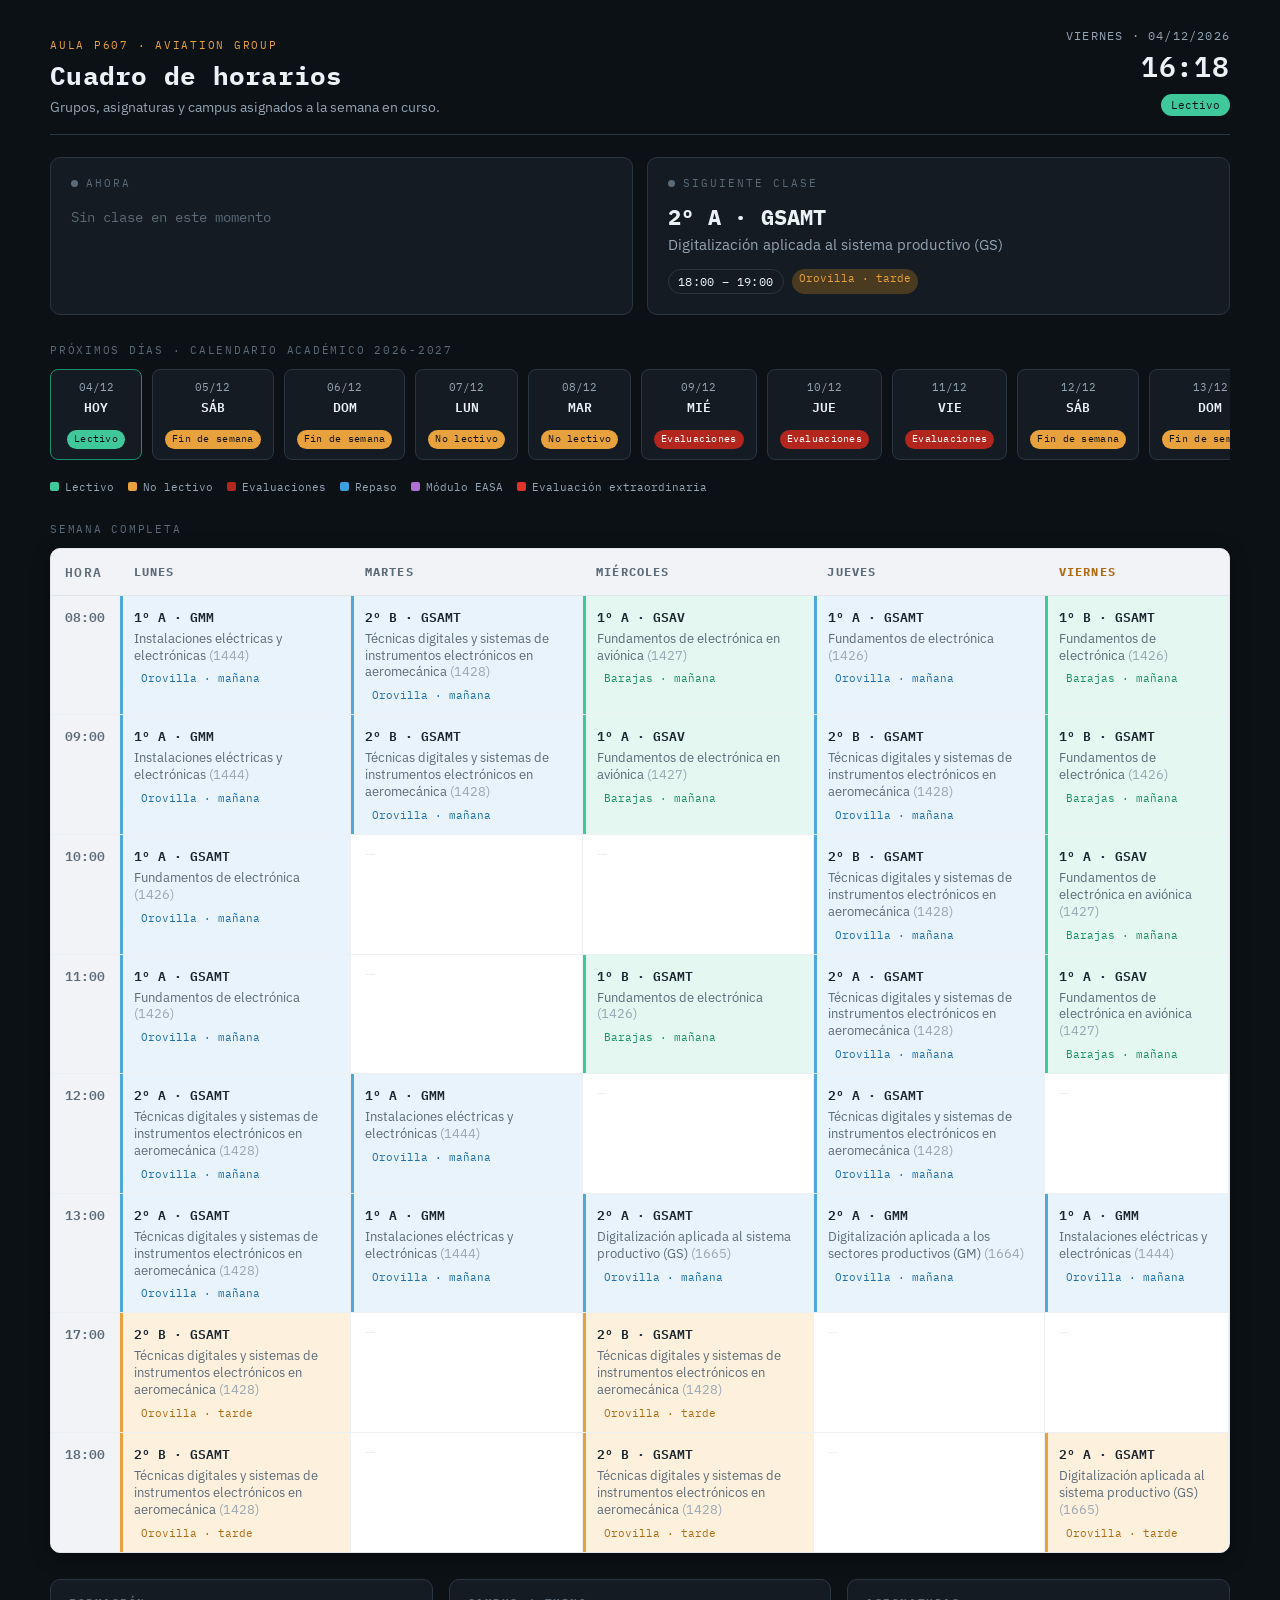
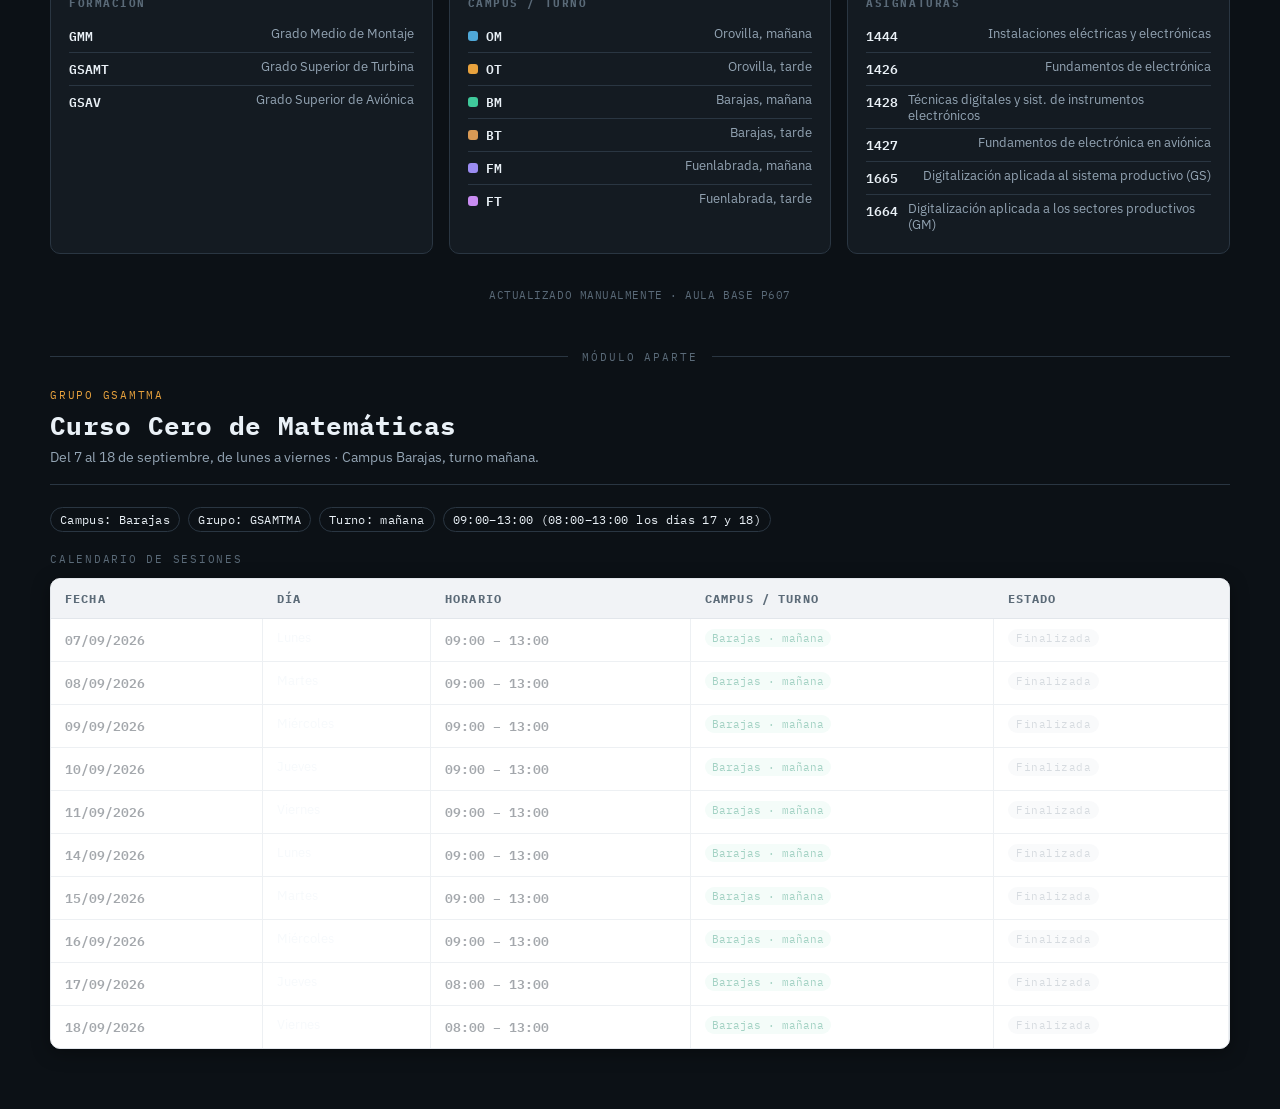
<file: AviationGroup/aviation-group-horario.html>
<!DOCTYPE html>
<html lang="es">
<head>
<meta charset="UTF-8">
<meta name="viewport" content="width=device-width, initial-scale=1.0">
<title>Aviation Group — Cuadro de horarios</title>
<link rel="preconnect" href="https://fonts.googleapis.com">
<link rel="preconnect" href="https://fonts.gstatic.com" crossorigin>
<link href="https://fonts.googleapis.com/css2?family=IBM+Plex+Mono:wght@400;500;600;700&family=IBM+Plex+Sans:wght@400;500;600;700&display=swap" rel="stylesheet">
<style>
  :root{
    /* page shell: dark */
    --bg-void:#0c1116;
    --bg-page-panel:#141b22;
    --page-line:#2a3642;
    --page-text-primary:#eaf1f7;
    --page-text-secondary:#93a4b3;
    --page-text-dim:#5a6a78;

    /* calendar: light */
    --bg-panel:#ffffff;
    --bg-panel-2:#f1f3f6;
    --line:#e2e6eb;
    --line-soft:#edf0f3;
    --text-primary:#1b2530;
    --text-secondary:#5c6b78;
    --text-dim:#9aa6b1;

    --amber:#b06a12;      --amber-tint:#fdf1de;   --amber-solid:#e8a23d;  --amber-dim:#4a3a20;
    --blue:#1f6fa8;       --blue-tint:#e8f3fb;    --blue-solid:#4fa8d8;   --blue-dim:#1e3243;
    --teal:#1a8f6b;       --teal-tint:#e4f7f0;    --teal-solid:#3fc99b;   --teal-dim:#173c30;
    --ocre:#a06422;       --ocre-tint:#fbf0e1;    --ocre-solid:#d99a55;  --ocre-dim:#3a2818;
    --violet:#6a52c9;     --violet-tint:#efecfb;  --violet-solid:#9b8cf2; --violet-dim:#2a2450;
    --magenta:#9c48ba;    --magenta-tint:#f8ecfa; --magenta-solid:#c98cf2; --magenta-dim:#3a2145;

    --now-green:#1a8f6b;  --now-tint:#e4f7f0;      --now-dim:#173c30;

    /* calendario académico oficial */
    --cal-lectivo:#3fc99b;      --cal-lectivo-tint:#e4f7f0;
    --cal-no-lectivo:#e8a23d;   --cal-no-lectivo-tint:#fdf1de;
    --cal-eval:#b3261e;         --cal-eval-tint:#fbe4e2;
    --cal-extra:#e0342b;        --cal-extra-tint:#fbe0de;
    --cal-repaso:#3aa0e0;       --cal-repaso-tint:#e6f3fb;
    --cal-easa:#b06ed6;         --cal-easa-tint:#f3e9fa;

    --radius:10px;
    font-family:'IBM Plex Sans',sans-serif;
  }
  *{box-sizing:border-box;}
  html,body{
    margin:0;
    background:var(--bg-void);
    color:var(--page-text-primary);
    -webkit-font-smoothing:antialiased;
  }
  body{ padding:28px 20px 60px; }
  .wrap{ max-width:1180px; margin:0 auto; }

  /* ---------- HEADER ---------- */
  .masthead{
    display:flex;
    align-items:flex-end;
    justify-content:space-between;
    flex-wrap:wrap;
    gap:14px;
    margin-bottom:22px;
    padding-bottom:18px;
    border-bottom:1px solid var(--page-line);
  }
  .masthead-left .eyebrow{
    font-family:'IBM Plex Mono',monospace;
    font-size:11px;
    letter-spacing:.16em;
    color:var(--amber-solid);
    text-transform:uppercase;
    margin:0 0 6px;
  }
  .masthead-left h1{
    margin:0;
    font-family:'IBM Plex Mono',monospace;
    font-weight:700;
    font-size:26px;
    letter-spacing:.01em;
    color:var(--page-text-primary);
  }
  .masthead-left .sub{
    margin:6px 0 0;
    color:var(--page-text-secondary);
    font-size:13.5px;
  }
  .clock{ font-family:'IBM Plex Mono',monospace; text-align:right; }
  .clock .day{
    font-size:12px; letter-spacing:.1em; text-transform:uppercase;
    color:var(--page-text-secondary);
  }
  .clock .time{
    font-size:28px; font-weight:600; color:var(--page-text-primary); letter-spacing:.03em;
  }

  /* ---------- HERO / FIDS BOARD ---------- */
  .board{
    display:grid;
    grid-template-columns:1fr 1fr;
    gap:14px;
    margin-bottom:28px;
  }
  @media(max-width:640px){ .board{grid-template-columns:1fr;} }

  .flap-card{
    background:var(--bg-page-panel);
    border:1px solid var(--page-line);
    border-radius:var(--radius);
    padding:18px 20px 20px;
    position:relative;
    overflow:hidden;
    animation:flapIn .5s cubic-bezier(.2,.9,.25,1) both;
  }
  .flap-card.next{ animation-delay:.08s; }
  @keyframes flapIn{
    0%{ opacity:0; transform:perspective(600px) rotateX(-14deg) translateY(-6px); }
    100%{ opacity:1; transform:perspective(600px) rotateX(0deg) translateY(0); }
  }
  .flap-label{
    font-family:'IBM Plex Mono',monospace;
    font-size:11px;
    letter-spacing:.18em;
    text-transform:uppercase;
    color:var(--page-text-dim);
    display:flex;
    align-items:center;
    gap:8px;
    margin-bottom:12px;
  }
  .dot{
    width:7px;height:7px;border-radius:50%;
    background:var(--page-text-dim);
    flex:none;
  }
  .flap-card.active .dot{
    background:var(--now-green);
    box-shadow:0 0 0 4px var(--now-dim);
    animation:pulse 1.6s ease-in-out infinite;
  }
  @keyframes pulse{
    0%,100%{ box-shadow:0 0 0 3px var(--now-dim); }
    50%{ box-shadow:0 0 0 6px var(--now-dim); }
  }
  .flap-card.active{ border-color:var(--now-green); }
  .flap-card.active .flap-label{ color:var(--now-green); }

  .flap-code{
    font-family:'IBM Plex Mono',monospace;
    font-weight:700;
    font-size:22px;
    letter-spacing:.01em;
    margin-bottom:4px;
    color:var(--page-text-primary);
  }
  .flap-name{
    font-size:14.5px;
    color:var(--page-text-secondary);
    margin-bottom:14px;
    min-height:20px;
    line-height:1.4;
  }
  .flap-meta{ display:flex; flex-wrap:wrap; gap:8px; }
  .chip{
    font-family:'IBM Plex Mono',monospace;
    font-size:11.5px;
    padding:4px 9px;
    border-radius:100px;
    border:1px solid var(--page-line);
    color:var(--page-text-secondary);
    letter-spacing:.03em;
    background:transparent;
  }
  .chip.time{ color:var(--page-text-primary); border-color:var(--page-line); }
  .empty-state{
    font-family:'IBM Plex Mono',monospace;
    font-size:13.5px;
    color:var(--page-text-dim);
    padding:6px 0 2px;
  }

  /* campus badge colors — light variant (used inside the white calendar) */
  .campus-OM{ background:var(--blue-tint); color:var(--blue); border-color:transparent; }
  .campus-OT{ background:var(--amber-tint); color:var(--amber); border-color:transparent; }
  .campus-BM{ background:var(--teal-tint); color:var(--teal); border-color:transparent; }
  .campus-BT{ background:var(--ocre-tint); color:var(--ocre); border-color:transparent; }
  .campus-FM{ background:var(--violet-tint); color:var(--violet); border-color:transparent; }
  .campus-FT{ background:var(--magenta-tint); color:var(--magenta); border-color:transparent; }

  /* campus badge colors — dark variant (used on the dark page: hero cards, legend) */
  .campus-OM.dark{ background:var(--blue-dim); color:var(--blue-solid); }
  .campus-OT.dark{ background:var(--amber-dim); color:var(--amber-solid); }
  .campus-BM.dark{ background:var(--teal-dim); color:var(--teal-solid); }
  .campus-BT.dark{ background:var(--ocre-dim); color:var(--ocre-solid); }
  .campus-FM.dark{ background:var(--violet-dim); color:var(--violet-solid); }
  .campus-FT.dark{ background:var(--magenta-dim); color:var(--magenta-solid); }

  /* subtle full-cell tint by campus/turno, for at-a-glance reading */
  td.cell-OM{ background:var(--blue-tint); box-shadow:inset 3px 0 0 var(--blue-solid); }
  td.cell-OT{ background:var(--amber-tint); box-shadow:inset 3px 0 0 var(--amber-solid); }
  td.cell-BM{ background:var(--teal-tint); box-shadow:inset 3px 0 0 var(--teal-solid); }
  td.cell-BT{ background:var(--ocre-tint); box-shadow:inset 3px 0 0 var(--ocre-solid); }
  td.cell-FM{ background:var(--violet-tint); box-shadow:inset 3px 0 0 var(--violet-solid); }
  td.cell-FT{ background:var(--magenta-tint); box-shadow:inset 3px 0 0 var(--magenta-solid); }

  /* keep "now" indicator readable on top of a campus tint */
  td.is-now{ box-shadow:inset 3px 0 0 var(--now-green); outline:1.5px solid var(--now-green); outline-offset:-1.5px; }

  tr.is-today-row td{ background:rgba(63,201,155,.06); }
  tr.is-now-row td{ background:rgba(63,201,155,.14); box-shadow:inset 3px 0 0 var(--now-green); }
  tr.is-past-row{ opacity:.4; }
  tr.is-past-row td{ background:transparent !important; box-shadow:none !important; }
  .status-tag{
    font-family:'IBM Plex Mono',monospace;
    font-size:10.5px;
    letter-spacing:.05em;
    padding:2px 8px;
    border-radius:100px;
  }
  .status-tag.done{ background:var(--bg-panel-2); color:var(--text-dim); }
  .status-tag.today{ background:var(--now-tint); color:var(--now-green); }
  .status-tag.upcoming{ background:var(--bg-panel-2); color:var(--text-secondary); }

  /* ---------- GRID SECTION ---------- */
  .section-label{
    font-family:'IBM Plex Mono',monospace;
    font-size:11px;
    letter-spacing:.16em;
    text-transform:uppercase;
    color:var(--page-text-dim);
    margin:0 0 12px;
  }
  .grid-scroll{
    overflow-x:auto;
    border:1px solid var(--line);
    border-radius:var(--radius);
    background:var(--bg-panel);
    box-shadow:0 4px 18px rgba(0,0,0,.35);
  }
  table{ border-collapse:collapse; width:100%; min-width:760px; }
  thead th{
    font-family:'IBM Plex Mono',monospace;
    font-size:11.5px;
    letter-spacing:.1em;
    text-transform:uppercase;
    color:var(--text-secondary);
    text-align:left;
    padding:12px 14px;
    border-bottom:1px solid var(--line);
    background:var(--bg-panel-2);
    white-space:nowrap;
  }
  thead th.today{ color:var(--amber); font-weight:700; }
  th.hour-col, td.hour-col{
    position:sticky;
    left:0;
    z-index:2;
    background:var(--bg-panel-2);
    font-family:'IBM Plex Mono',monospace;
    font-weight:600;
    font-size:13px;
    color:var(--text-secondary);
    white-space:nowrap;
  }
  tbody td{
    padding:10px 14px;
    border-bottom:1px solid var(--line-soft);
    border-right:1px solid var(--line-soft);
    vertical-align:top;
    font-size:12.5px;
  }
  tbody tr:last-child td{ border-bottom:none; }
  td.cell-empty{ color:var(--text-dim); font-family:'IBM Plex Mono',monospace; font-size:12px; }
  .cell-code{
    font-family:'IBM Plex Mono',monospace;
    font-weight:600;
    font-size:12.5px;
    margin-bottom:2px;
    color:var(--text-primary);
  }
  .cell-name{
    color:var(--text-secondary);
    line-height:1.35;
    margin-bottom:6px;
  }
  .cell-badge{
    display:inline-block;
    font-family:'IBM Plex Mono',monospace;
    font-size:10.5px;
    padding:2px 7px;
    border-radius:100px;
  }

  /* ---------- LEGEND ---------- */
  .legend{
    margin-top:26px;
    display:grid;
    grid-template-columns:repeat(auto-fit,minmax(230px,1fr));
    gap:16px;
  }
  .legend-card{
    background:var(--bg-page-panel);
    border:1px solid var(--page-line);
    border-radius:var(--radius);
    padding:16px 18px;
  }
  .legend-card h3{
    margin:0 0 10px;
    font-family:'IBM Plex Mono',monospace;
    font-size:11px;
    letter-spacing:.14em;
    text-transform:uppercase;
    color:var(--page-text-dim);
  }
  .legend-row{
    display:flex;
    justify-content:space-between;
    gap:10px;
    font-size:12.5px;
    padding:5px 0;
    border-bottom:1px solid var(--page-line);
    color:var(--page-text-secondary);
  }
  .legend-row:last-child{ border-bottom:none; }
  .legend-row b{
    font-family:'IBM Plex Mono',monospace;
    color:var(--page-text-primary);
    font-weight:600;
    flex:none;
  }
  .swatch{
    display:inline-block;
    width:10px;height:10px;
    border-radius:3px;
    margin-right:8px;
    flex:none;
  }
  .swatch-OM{ background:var(--blue-solid); }
  .swatch-OT{ background:var(--amber-solid); }
  .swatch-BM{ background:var(--teal-solid); }
  .swatch-BT{ background:var(--ocre-solid); }
  .swatch-FM{ background:var(--violet-solid); }
  .swatch-FT{ background:var(--magenta-solid); }
  /* ---------- PRÓXIMOS DÍAS (calendario académico) ---------- */
  .today-status{
    display:inline-flex;
    align-items:center;
    gap:6px;
    font-family:'IBM Plex Mono',monospace;
    font-size:11px;
    padding:4px 10px;
    border-radius:100px;
    margin-top:6px;
  }
  .upcoming-scroll{
    display:flex;
    gap:10px;
    overflow-x:auto;
    padding-bottom:6px;
    margin-bottom:28px;
  }
  .day-chip{
    flex:none;
    min-width:92px;
    background:var(--bg-page-panel);
    border:1px solid var(--page-line);
    border-radius:8px;
    padding:10px 12px;
    text-align:center;
  }
  .day-chip.is-today{ border-color:var(--now-green); }
  .day-chip .dc-date{
    font-family:'IBM Plex Mono',monospace;
    font-size:11px;
    color:var(--page-text-secondary);
  }
  .day-chip .dc-weekday{
    font-family:'IBM Plex Mono',monospace;
    font-weight:600;
    font-size:13px;
    color:var(--page-text-primary);
    margin:2px 0 8px;
  }
  .day-chip .dc-tag{
    display:inline-block;
    font-family:'IBM Plex Mono',monospace;
    font-size:9.5px;
    letter-spacing:.03em;
    padding:3px 7px;
    border-radius:100px;
    line-height:1.3;
  }
  .tag-lectivo{ background:var(--cal-lectivo); color:#0c1116; }
  .tag-no-lectivo{ background:var(--cal-no-lectivo); color:#0c1116; }
  .tag-evaluacion{ background:var(--cal-eval); color:#fff; }
  .tag-extra{ background:var(--cal-extra); color:#fff; }
  .tag-repaso{ background:var(--cal-repaso); color:#0c1116; }
  .tag-easa{ background:var(--cal-easa); color:#fff; }
  .tag-inicio{ background:var(--cal-lectivo); color:#0c1116; }

  .cal-legend{
    display:flex;
    flex-wrap:wrap;
    gap:14px;
    margin:-14px 0 28px;
    font-family:'IBM Plex Mono',monospace;
    font-size:11px;
    color:var(--page-text-secondary);
  }
  .cal-legend span{ display:inline-flex; align-items:center; gap:6px; }
  .cal-legend i{ width:9px;height:9px;border-radius:2px;display:inline-block; }

  .module-divider{
    display:flex;
    align-items:center;
    gap:14px;
    margin:48px 0 24px;
    color:var(--page-text-dim);
    font-family:'IBM Plex Mono',monospace;
    font-size:11px;
    letter-spacing:.18em;
    text-transform:uppercase;
  }
  .module-divider::before, .module-divider::after{
    content:'';
    flex:1;
    height:1px;
    background:var(--page-line);
  }
  .module-masthead{ border-bottom:1px solid var(--page-line); padding-bottom:18px; }
  .info-strip{
    display:flex;
    flex-wrap:wrap;
    gap:8px;
    margin-bottom:20px;
  }

  footer{
    text-align:center;
    margin-top:34px;
    color:var(--page-text-dim);
    font-family:'IBM Plex Mono',monospace;
    font-size:11px;
    letter-spacing:.05em;
  }
</style>
</head>
<body>
<div class="wrap">

  <div class="masthead">
    <div class="masthead-left">
      <p class="eyebrow">Aula P607 · Aviation Group</p>
      <h1>Cuadro de horarios</h1>
      <p class="sub">Grupos, asignaturas y campus asignados a la semana en curso.</p>
    </div>
    <div class="clock">
      <div class="day" id="clockDay">—</div>
      <div class="time" id="clockTime">--:--</div>
      <div id="todayStatusBadge"></div>
    </div>
  </div>

  <div class="board">
    <div class="flap-card" id="cardNow">
      <div class="flap-label"><span class="dot"></span><span id="nowLabel">Ahora</span></div>
      <div id="nowContent"><div class="empty-state">Cargando…</div></div>
    </div>
    <div class="flap-card next" id="cardNext">
      <div class="flap-label"><span class="dot"></span><span>Siguiente clase</span></div>
      <div id="nextContent"><div class="empty-state">Cargando…</div></div>
    </div>
  </div>

  <p class="section-label">Próximos días · calendario académico 2026-2027</p>
  <div class="upcoming-scroll" id="upcomingScroll"></div>
  <div class="cal-legend">
    <span><i style="background:var(--cal-lectivo)"></i>Lectivo</span>
    <span><i style="background:var(--cal-no-lectivo)"></i>No lectivo</span>
    <span><i style="background:var(--cal-eval)"></i>Evaluaciones</span>
    <span><i style="background:var(--cal-repaso)"></i>Repaso</span>
    <span><i style="background:var(--cal-easa)"></i>Módulo EASA</span>
    <span><i style="background:var(--cal-extra)"></i>Evaluación extraordinaria</span>
  </div>

  <p class="section-label">Semana completa</p>
  <div class="grid-scroll">
    <table id="scheduleTable">
      <thead>
        <tr>
          <th class="hour-col">Hora</th>
          <th data-day="Lunes">Lunes</th>
          <th data-day="Martes">Martes</th>
          <th data-day="Miércoles">Miércoles</th>
          <th data-day="Jueves">Jueves</th>
          <th data-day="Viernes">Viernes</th>
        </tr>
      </thead>
      <tbody id="tableBody"></tbody>
    </table>
  </div>

  <div class="legend">
    <div class="legend-card">
      <h3>Formación</h3>
      <div class="legend-row"><b>GMM</b><span>Grado Medio de Montaje</span></div>
      <div class="legend-row"><b>GSAMT</b><span>Grado Superior de Turbina</span></div>
      <div class="legend-row"><b>GSAV</b><span>Grado Superior de Aviónica</span></div>
    </div>
    <div class="legend-card">
      <h3>Campus / turno</h3>
      <div class="legend-row"><span style="display:flex;align-items:center;"><span class="swatch swatch-OM"></span><b>OM</b></span><span>Orovilla, mañana</span></div>
      <div class="legend-row"><span style="display:flex;align-items:center;"><span class="swatch swatch-OT"></span><b>OT</b></span><span>Orovilla, tarde</span></div>
      <div class="legend-row"><span style="display:flex;align-items:center;"><span class="swatch swatch-BM"></span><b>BM</b></span><span>Barajas, mañana</span></div>
      <div class="legend-row"><span style="display:flex;align-items:center;"><span class="swatch swatch-BT"></span><b>BT</b></span><span>Barajas, tarde</span></div>
      <div class="legend-row"><span style="display:flex;align-items:center;"><span class="swatch swatch-FM"></span><b>FM</b></span><span>Fuenlabrada, mañana</span></div>
      <div class="legend-row"><span style="display:flex;align-items:center;"><span class="swatch swatch-FT"></span><b>FT</b></span><span>Fuenlabrada, tarde</span></div>
    </div>
    <div class="legend-card">
      <h3>Asignaturas</h3>
      <div class="legend-row"><b>1444</b><span>Instalaciones eléctricas y electrónicas</span></div>
      <div class="legend-row"><b>1426</b><span>Fundamentos de electrónica</span></div>
      <div class="legend-row"><b>1428</b><span>Técnicas digitales y sist. de instrumentos electrónicos</span></div>
      <div class="legend-row"><b>1427</b><span>Fundamentos de electrónica en aviónica</span></div>
      <div class="legend-row"><b>1665</b><span>Digitalización aplicada al sistema productivo (GS)</span></div>
      <div class="legend-row"><b>1664</b><span>Digitalización aplicada a los sectores productivos (GM)</span></div>
    </div>
  </div>

  <footer>ACTUALIZADO MANUALMENTE · AULA BASE P607</footer>

  <!-- ============ MÓDULO APARTE: CURSO CERO DE MATEMÁTICAS ============ -->
  <div class="module-divider">
    <span>Módulo aparte</span>
  </div>

  <div class="masthead module-masthead">
    <div class="masthead-left">
      <p class="eyebrow">Grupo GSAMTMA</p>
      <h1>Curso Cero de Matemáticas</h1>
      <p class="sub">Del 7 al 18 de septiembre, de lunes a viernes · Campus Barajas, turno mañana.</p>
    </div>
  </div>

  <div class="info-strip">
    <span class="chip time">Campus: Barajas</span>
    <span class="chip time">Grupo: GSAMTMA</span>
    <span class="chip time">Turno: mañana</span>
    <span class="chip time">09:00–13:00 (08:00–13:00 los días 17 y 18)</span>
  </div>

  <p class="section-label">Calendario de sesiones</p>
  <div class="grid-scroll">
    <table id="cursoCeroTable">
      <thead>
        <tr>
          <th>Fecha</th>
          <th>Día</th>
          <th>Horario</th>
          <th>Campus / turno</th>
          <th>Estado</th>
        </tr>
      </thead>
      <tbody id="cursoCeroBody"></tbody>
    </table>
  </div>
</div>

<script>
/* ---------------- CURSO CERO DE MATEMÁTICAS ---------------- */
const CURSO_CERO = [
  {date:'2026-09-07', day:'Lunes',     start:'09:00', end:'13:00'},
  {date:'2026-09-08', day:'Martes',    start:'09:00', end:'13:00'},
  {date:'2026-09-09', day:'Miércoles', start:'09:00', end:'13:00'},
  {date:'2026-09-10', day:'Jueves',    start:'09:00', end:'13:00'},
  {date:'2026-09-11', day:'Viernes',   start:'09:00', end:'13:00'},
  {date:'2026-09-14', day:'Lunes',     start:'09:00', end:'13:00'},
  {date:'2026-09-15', day:'Martes',    start:'09:00', end:'13:00'},
  {date:'2026-09-16', day:'Miércoles', start:'09:00', end:'13:00'},
  {date:'2026-09-17', day:'Jueves',    start:'08:00', end:'13:00'},
  {date:'2026-09-18', day:'Viernes',   start:'08:00', end:'13:00'}
];

function formatFecha(iso){
  const [y,m,d] = iso.split('-').map(Number);
  return `${String(d).padStart(2,'0')}/${String(m).padStart(2,'0')}/${y}`;
}

const cursoCeroBody = document.getElementById('cursoCeroBody');
CURSO_CERO.forEach(session=>{
  const tr = document.createElement('tr');
  tr.dataset.date = session.date;
  tr.innerHTML = `
    <td class="cell-code">${formatFecha(session.date)}</td>
    <td>${session.day}</td>
    <td class="cell-code">${session.start} – ${session.end}</td>
    <td class="cell-BM"><span class="cell-badge campus-BM">Barajas · mañana</span></td>
    <td class="status-cell"></td>
  `;
  cursoCeroBody.appendChild(tr);
});

function highlightCursoCeroToday(){
  const now = new Date();
  const pad = n => String(n).padStart(2,'0');
  const todayISO = `${now.getFullYear()}-${pad(now.getMonth()+1)}-${pad(now.getDate())}`;
  const nowMinutes = now.getHours()*60 + now.getMinutes();

  document.querySelectorAll('#cursoCeroBody tr').forEach(tr=>{
    const sessionDate = tr.dataset.date;
    const session = CURSO_CERO.find(s=>s.date===sessionDate);
    const statusCell = tr.querySelector('.status-cell');
    tr.classList.remove('is-today-row','is-now-row','is-past-row');

    if(sessionDate < todayISO){
      // ya pasó esta fecha: se apaga automáticamente
      tr.classList.add('is-past-row');
      statusCell.innerHTML = `<span class="status-tag done">Finalizada</span>`;
    } else if(sessionDate === todayISO){
      tr.classList.add('is-today-row');
      const toMin = hhmm=>{ const [h,m]=hhmm.split(':').map(Number); return h*60+m; };
      if(nowMinutes >= toMin(session.start) && nowMinutes < toMin(session.end)){
        tr.classList.add('is-now-row');
        statusCell.innerHTML = `<span class="status-tag today">● En curso ahora</span>`;
      } else {
        statusCell.innerHTML = `<span class="status-tag today">Hoy</span>`;
      }
    } else {
      statusCell.innerHTML = `<span class="status-tag upcoming">Próxima</span>`;
    }
  });
}
highlightCursoCeroToday();
setInterval(highlightCursoCeroToday, 60000);

/* ---------------- CALENDARIO ACADÉMICO 2026-2027 (Campus Barajas) ---------------- */
// Rangos de días NO lectivos entre semana (fines de semana ya se detectan aparte)
const NO_LECTIVO_RANGES = [
  ['2026-01-01','2026-09-06'],   // fuera de curso / previo al inicio (2026-2027 empieza el 7 sept)
  ['2026-11-02','2026-11-02'],   // puente
  ['2026-12-07','2026-12-08'],   // Constitución / Inmaculada
  ['2026-12-23','2027-01-06'],   // vacaciones de Navidad
  ['2027-03-29','2027-04-02'],   // Semana Santa
  ['2027-07-03','2027-12-31'],   // fin de curso / verano en adelante
];
// Días lectivos pero con una jornada especial (se muestran igual como "hay clase")
const SPECIAL_RANGES = [
  {start:'2026-09-07', end:'2026-09-18', label:'Curso Cero Matemáticas (M01)', type:'easa'},
  {start:'2026-09-21', end:'2026-09-21', label:'Inicio 1º/2º curso',  type:'inicio'},
  {start:'2026-10-12', end:'2026-10-16', label:'M01 · Matemáticas',   type:'easa'},
  {start:'2026-12-09', end:'2026-12-18', label:'Evaluaciones',        type:'evaluacion'},
  {start:'2027-01-18', end:'2027-01-20', label:'Eval. extraord. 3º GS', type:'extra'},
  {start:'2027-03-08', end:'2027-03-12', label:'Evaluaciones',        type:'evaluacion'},
  {start:'2027-06-09', end:'2027-06-18', label:'Evaluaciones',        type:'evaluacion'},
  {start:'2027-06-21', end:'2027-06-25', label:'Repaso',              type:'repaso'},
  {start:'2027-06-28', end:'2027-07-02', label:'Eval. extraordinaria', type:'extra'},
];

function isoOf(d){
  const pad = n => String(n).padStart(2,'0');
  return `${d.getFullYear()}-${pad(d.getMonth()+1)}-${pad(d.getDate())}`;
}
function inRange(iso, start, end){ return iso >= start && iso <= end; }

function getDayStatus(dateObj){
  const iso = isoOf(dateObj);
  const dow = dateObj.getDay(); // 0=domingo, 6=sábado
  if(dow === 0 || dow === 6){
    return { type:'no-lectivo', label:'Fin de semana' };
  }
  for(const [start,end] of NO_LECTIVO_RANGES){
    if(inRange(iso, start, end)) return { type:'no-lectivo', label:'No lectivo' };
  }
  for(const r of SPECIAL_RANGES){
    if(inRange(iso, r.start, r.end)) return { type:r.type, label:r.label };
  }
  return { type:'lectivo', label:'Lectivo' };
}

const WEEKDAY_SHORT = ['DOM','LUN','MAR','MIÉ','JUE','VIE','SÁB'];

function renderUpcomingDays(){
  const container = document.getElementById('upcomingScroll');
  container.innerHTML = '';
  const today = new Date();
  today.setHours(0,0,0,0);
  for(let i=0;i<14;i++){
    const d = new Date(today);
    d.setDate(d.getDate()+i);
    const status = getDayStatus(d);
    const chip = document.createElement('div');
    chip.className = 'day-chip' + (i===0 ? ' is-today' : '');
    chip.innerHTML = `
      <div class="dc-date">${String(d.getDate()).padStart(2,'0')}/${String(d.getMonth()+1).padStart(2,'0')}</div>
      <div class="dc-weekday">${i===0 ? 'HOY' : WEEKDAY_SHORT[d.getDay()]}</div>
      <span class="dc-tag tag-${status.type}">${status.label}</span>
    `;
    container.appendChild(chip);
  }
}
renderUpcomingDays();

function renderTodayStatusBadge(){
  const status = getDayStatus(new Date());
  const badge = document.getElementById('todayStatusBadge');
  badge.innerHTML = `<span class="today-status tag-${status.type}">${status.label}</span>`;
}
renderTodayStatusBadge();

/* ---------------- DATA ---------------- */
const SUBJECTS = {
  '1444':'Instalaciones eléctricas y electrónicas',
  '1426':'Fundamentos de electrónica',
  '1428':'Técnicas digitales y sistemas de instrumentos electrónicos en aeromecánica',
  '1427':'Fundamentos de electrónica en aviónica',
  '1665':'Digitalización aplicada al sistema productivo (GS)',
  '1664':'Digitalización aplicada a los sectores productivos (GM)'
};
const FORMACION = { GMM:'Grado Medio de Montaje', GSAMT:'Grado Superior de Turbina', GSAV:'Grado Superior de Aviónica' };
const CAMPUS = {
  OM:'Orovilla · mañana', OT:'Orovilla · tarde',
  BM:'Barajas · mañana', BT:'Barajas · tarde',
  FM:'Fuenlabrada · mañana', FT:'Fuenlabrada · tarde'
};

// hour -> end time used to compute "is this class happening right now"
const HOUR_ENDS = { '08:00':'09:00','09:00':'10:00','10:00':'11:00','11:00':'12:00','12:00':'13:00','13:00':'14:00','17:00':'18:00','18:00':'19:00' };
const HOURS = ['08:00','09:00','10:00','11:00','12:00','13:00','17:00','18:00'];
const DAYS = ['Lunes','Martes','Miércoles','Jueves','Viernes'];

function slot(code, subj){ return code ? {code, subj} : null; }

const SCHEDULE = {
  'Lunes': {
    '08:00': slot('1A-GMM-OM','1444'), '09:00': slot('1A-GMM-OM','1444'),
    '10:00': slot('1A-GSAMT-OM','1426'), '11:00': slot('1A-GSAMT-OM','1426'),
    '12:00': slot('2A-GSAMT-OM','1428'), '13:00': slot('2A-GSAMT-OM','1428'),
    '17:00': slot('2B-GSAMT-OT','1428'), '18:00': slot('2B-GSAMT-OT','1428')
  },
  'Martes': {
    '08:00': slot('2B-GSAMT-OM','1428'), '09:00': slot('2B-GSAMT-OM','1428'),
    '10:00': null, '11:00': null,
    '12:00': slot('1A-GMM-OM','1444'), '13:00': slot('1A-GMM-OM','1444'),
    '17:00': null, '18:00': null
  },
  'Miércoles': {
    '08:00': slot('1A-GSAV-BM','1427'), '09:00': slot('1A-GSAV-BM','1427'),
    '10:00': null, '11:00': slot('1B-GSAMT-BM','1426'),
    '12:00': null, '13:00': slot('2A-GSAMT-OM','1665'),
    '17:00': slot('2B-GSAMT-OT','1428'), '18:00': slot('2B-GSAMT-OT','1428')
  },
  'Jueves': {
    '08:00': slot('1A-GSAMT-OM','1426'), '09:00': slot('2B-GSAMT-OM','1428'),
    '10:00': slot('2B-GSAMT-OM','1428'), '11:00': slot('2A-GSAMT-OM','1428'),
    '12:00': slot('2A-GSAMT-OM','1428'), '13:00': slot('2A-GMM-OM','1664'),
    '17:00': null, '18:00': null
  },
  'Viernes': {
    '08:00': slot('1B-GSAMT-BM','1426'), '09:00': slot('1B-GSAMT-BM','1426'),
    '10:00': slot('1A-GSAV-BM','1427'), '11:00': slot('1A-GSAV-BM','1427'),
    '12:00': null, '13:00': slot('1A-GMM-OM','1444'),
    '17:00': null, '18:00': slot('2A-GSAMT-OT','1665')
  }
};

/* ---------------- HELPERS ---------------- */
function parseCode(code){
  const [grupo, formacion, campus] = code.split('-');
  return { grupo, formacion, campus };
}
function grupoLabel(g){
  return (g[0] + 'º ' + g[1]); // "1A" -> "1º A"
}
function badgeHTML(campus, dark){
  return `<span class="cell-badge campus-${campus}${dark ? ' dark' : ''}">${CAMPUS[campus] || campus}</span>`;
}

/* ---------------- RENDER TABLE ---------------- */
const tbody = document.getElementById('tableBody');
HOURS.forEach(hour=>{
  const tr = document.createElement('tr');
  const th = document.createElement('td');
  th.className = 'hour-col';
  th.textContent = hour;
  tr.appendChild(th);
  DAYS.forEach(day=>{
    const td = document.createElement('td');
    td.dataset.day = day;
    td.dataset.hour = hour;
    const entry = SCHEDULE[day][hour];
    if(entry){
      const {grupo, formacion, campus} = parseCode(entry.code);
      td.classList.add('cell-' + campus);
      td.innerHTML = `
        <div class="cell-code">${grupoLabel(grupo)} · ${formacion}</div>
        <div class="cell-name">${SUBJECTS[entry.subj]} <span style="color:var(--text-dim)">(${entry.subj})</span></div>
        ${badgeHTML(campus)}
      `;
    } else {
      td.innerHTML = `<span class="cell-empty">—</span>`;
    }
    tr.appendChild(td);
  });
  tbody.appendChild(tr);
});

/* ---------------- LIVE CLOCK + NOW/NEXT ---------------- */
const DAY_NAMES = ['Domingo','Lunes','Martes','Miércoles','Jueves','Viernes','Sábado'];

function toMinutes(hhmm){
  const [h,m] = hhmm.split(':').map(Number);
  return h*60+m;
}

function renderNowNext(){
  const now = new Date();
  const dayName = DAY_NAMES[now.getDay()];
  const nowMinutes = now.getHours()*60 + now.getMinutes();
  const todayCalStatus = getDayStatus(now);
  const todayIsNoLectivo = todayCalStatus.type === 'no-lectivo';

  document.getElementById('clockDay').textContent = dayName + ' · ' + now.toLocaleDateString('es-ES',{day:'2-digit',month:'2-digit',year:'numeric'});
  document.getElementById('clockTime').textContent = now.toLocaleTimeString('es-ES',{hour:'2-digit',minute:'2-digit'});
  renderTodayStatusBadge();

  // clear previous today/now highlighting
  document.querySelectorAll('th[data-day]').forEach(th=>th.classList.remove('today'));
  document.querySelectorAll('td[data-day]').forEach(td=>{ td.classList.remove('is-today'); td.classList.remove('is-now'); });

  const cardNow = document.getElementById('cardNow');
  const nowContent = document.getElementById('nowContent');
  const nextContent = document.getElementById('nextContent');
  const nowLabel = document.getElementById('nowLabel');

  const isSchoolDay = DAYS.includes(dayName) && !todayIsNoLectivo;

  if(isSchoolDay){
    const th = document.querySelector(`th[data-day="${dayName}"]`);
    if(th) th.classList.add('today');
    document.querySelectorAll(`td[data-day="${dayName}"]`).forEach(td=>td.classList.add('is-today'));
  }

  function buildFlapContent(entry, hour, endHour){
    const {grupo, formacion, campus} = parseCode(entry.code);
    return `
      <div class="flap-code">${grupoLabel(grupo)} · ${formacion}</div>
      <div class="flap-name">${SUBJECTS[entry.subj]}</div>
      <div class="flap-meta">
        <span class="chip time">${hour} – ${endHour}</span>
        ${badgeHTML(campus, true)}
      </div>
    `;
  }

  // ---- AHORA ----
  let activeEntry = null, activeHour = null;
  if(isSchoolDay){
    for(const hour of HOURS){
      const entry = SCHEDULE[dayName][hour];
      if(!entry) continue;
      const start = toMinutes(hour), end = toMinutes(HOUR_ENDS[hour]);
      if(nowMinutes >= start && nowMinutes < end){ activeEntry = entry; activeHour = hour; break; }
    }
  }

  if(activeEntry){
    cardNow.classList.add('active');
    nowLabel.textContent = 'Ahora en clase';
    nowContent.innerHTML = buildFlapContent(activeEntry, activeHour, HOUR_ENDS[activeHour]);
    const td = document.querySelector(`td[data-day="${dayName}"][data-hour="${activeHour}"]`);
    if(td) td.classList.add('is-now');
  } else {
    cardNow.classList.remove('active');
    nowLabel.textContent = 'Ahora';
    nowContent.innerHTML = todayIsNoLectivo
      ? `<div class="empty-state">Hoy no hay clase — <span class="dc-tag tag-${todayCalStatus.type}">${todayCalStatus.label}</span></div>`
      : `<div class="empty-state">Sin clase en este momento</div>`;
  }

  // ---- SIGUIENTE ----
  let nextEntry = null, nextHour = null, nextDay = null;
  if(isSchoolDay){
    for(const hour of HOURS){
      const entry = SCHEDULE[dayName][hour];
      if(!entry) continue;
      const start = toMinutes(hour);
      if(start > nowMinutes){ nextEntry = entry; nextHour = hour; nextDay = dayName; break; }
    }
  }
  if(!nextEntry){
    // search following days (wrap week)
    const startIdx = DAYS.indexOf(dayName); // -1 if weekend
    for(let i=1;i<=7;i++){
      const idx = (startIdx===-1 ? 0 : startIdx+i) % DAYS.length;
      const candidateDay = DAYS[idx];
      const hourFound = HOURS.find(h=>SCHEDULE[candidateDay][h]);
      if(hourFound){ nextEntry = SCHEDULE[candidateDay][hourFound]; nextHour = hourFound; nextDay = candidateDay; break; }
    }
  }

  if(nextEntry){
    const prefix = (nextDay === dayName) ? '' : `<span class="chip">${nextDay}</span> `;
    nextContent.innerHTML = prefix + buildFlapContent(nextEntry, nextHour, HOUR_ENDS[nextHour]);
  } else {
    nextContent.innerHTML = `<div class="empty-state">No hay más clases programadas</div>`;
  }
}

renderNowNext();
setInterval(renderNowNext, 60000);
</script>
</body>
</html>
</file>
